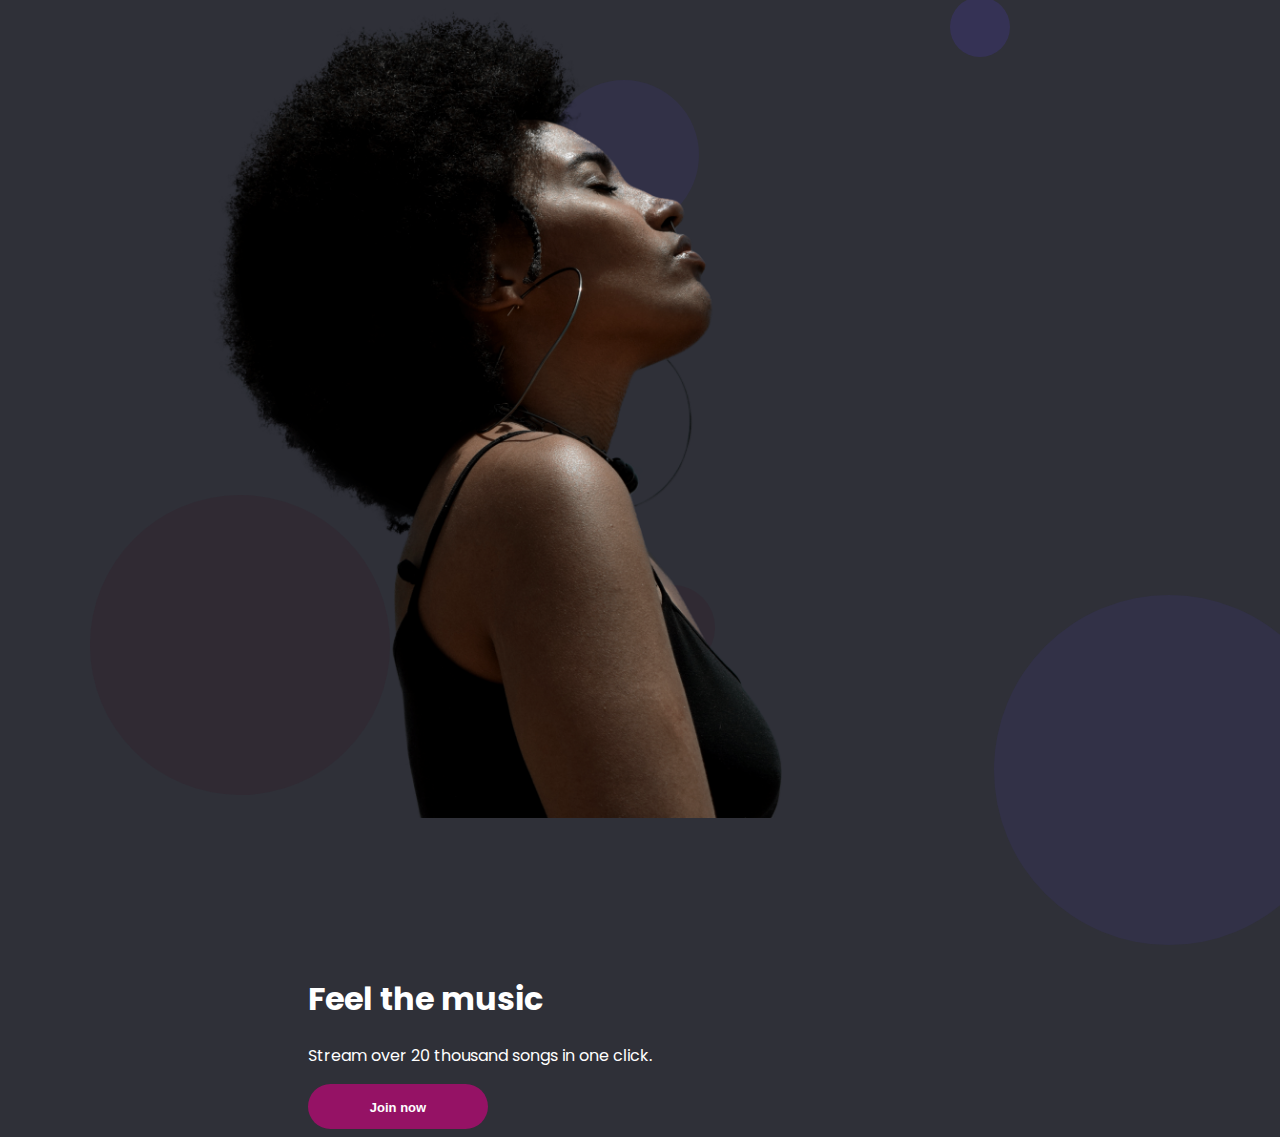
<file: index.html>
<!DOCTYPE html>
<html lang="en">
<head>
    <meta charset="UTF-8">
    <meta name="viewport" content="width=device-width, initial-scale=1.0">
    <title>Acceuil</title>
    <link rel="stylesheet" href="../styles/home.css">
    <link rel="stylesheet" href="../styles/style.css">
    <script src="https://code.jquery.com/jquery-3.5.1.js" integrity="sha256-QWo7LDvxbWT2tbbQ97B53yJnYU3WhH/C8ycbRAkjPDc=" crossorigin="anonymous"></script>
</head>
<body>

    <div class="bulle1"></div>
    <div class="bulle2"></div>
    <div class="bulle3"></div>
    <div class="bulle4"></div>
    <div class="bulle5"></div>
   

    <div id="header"></div>


    <section>
    
        <div class="pic"><img src="../images/landing-page-girl 1.png">
        </div>
        <div class="text">
            <h1>Feel the music</h1>
            <p>Stream over 20 thousand songs in one click.</p>
            <button><a href="../pages/comments.html">Join now</a></button>
        </div>
    </section>
    
    <script src="./script.js"></script>
</body>

</html>
</file>
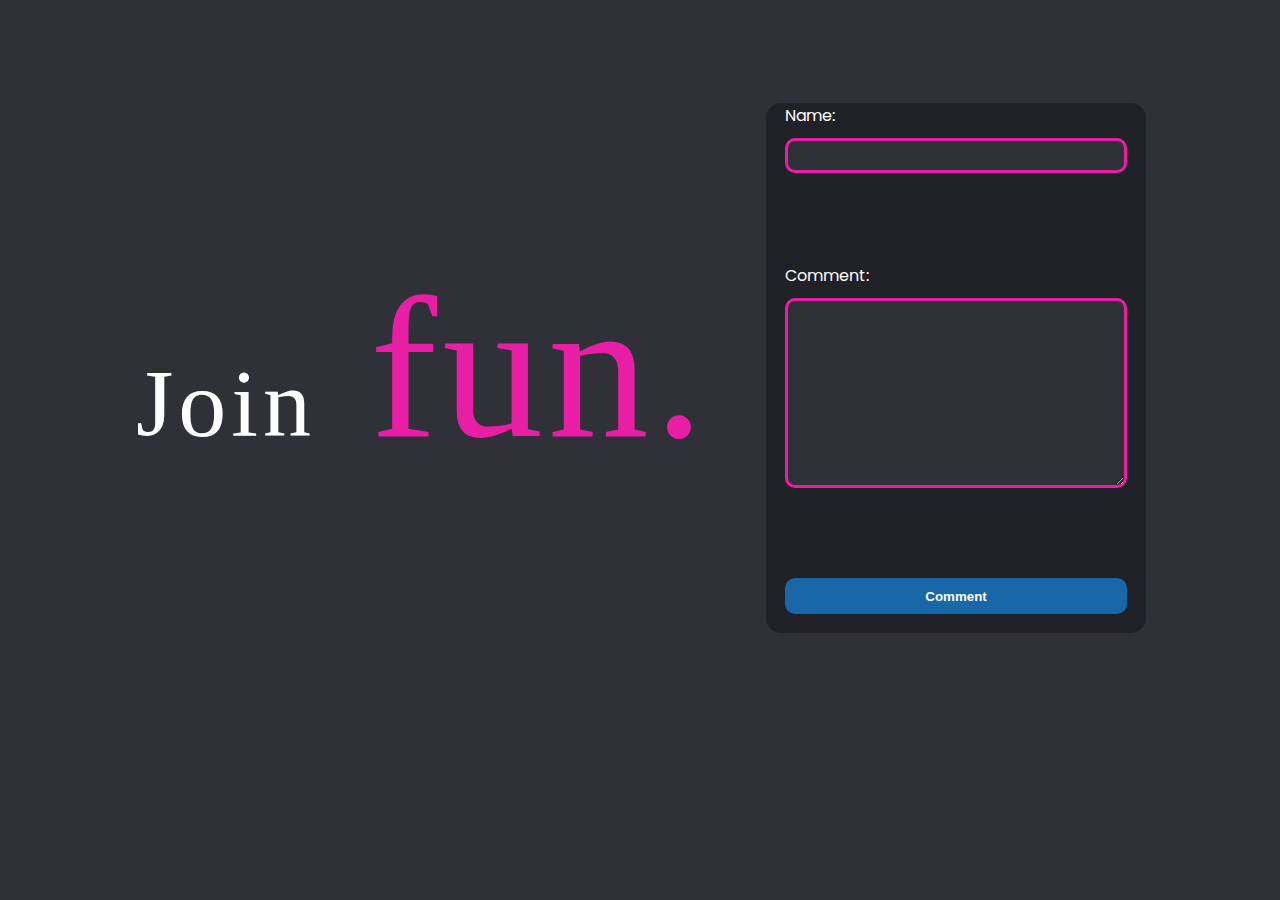
<file: comments.html>
<!DOCTYPE html>
<html lang="en">
<head>
    <meta charset="UTF-8">
    <meta name="viewport" content="width=device-width, initial-scale=1.0">
    <title>Comments</title>
    <link rel="stylesheet" href="./comments.css">
    <script src="https://code.jquery.com/jquery-3.5.1.js" integrity="sha256-QWo7LDvxbWT2tbbQ97B53yJnYU3WhH/C8ycbRAkjPDc=" crossorigin="anonymous"></script>
</head>
<body>

    <div id="header"></div>

    <div>
        <section class="leftxt">
            <p>Join <span>fun.</span></p>
        </section>

        <section class="rightform">
            <form>

                <span>
                    <label for="text">Name:</label>
                    <input type="text">
                </span>
                
                <span>
                    <label for="textarea">Comment:</label>
                    <textarea placeholder="Saisissez vos commentaires">
                    </textarea>
                </span>

                <button type="submit">Comment</button>
            </form>
        </section>
    </div>

    <div id="footer"></div>
    
    <script src="./script.js"></script>
</body>
</html>
</file>
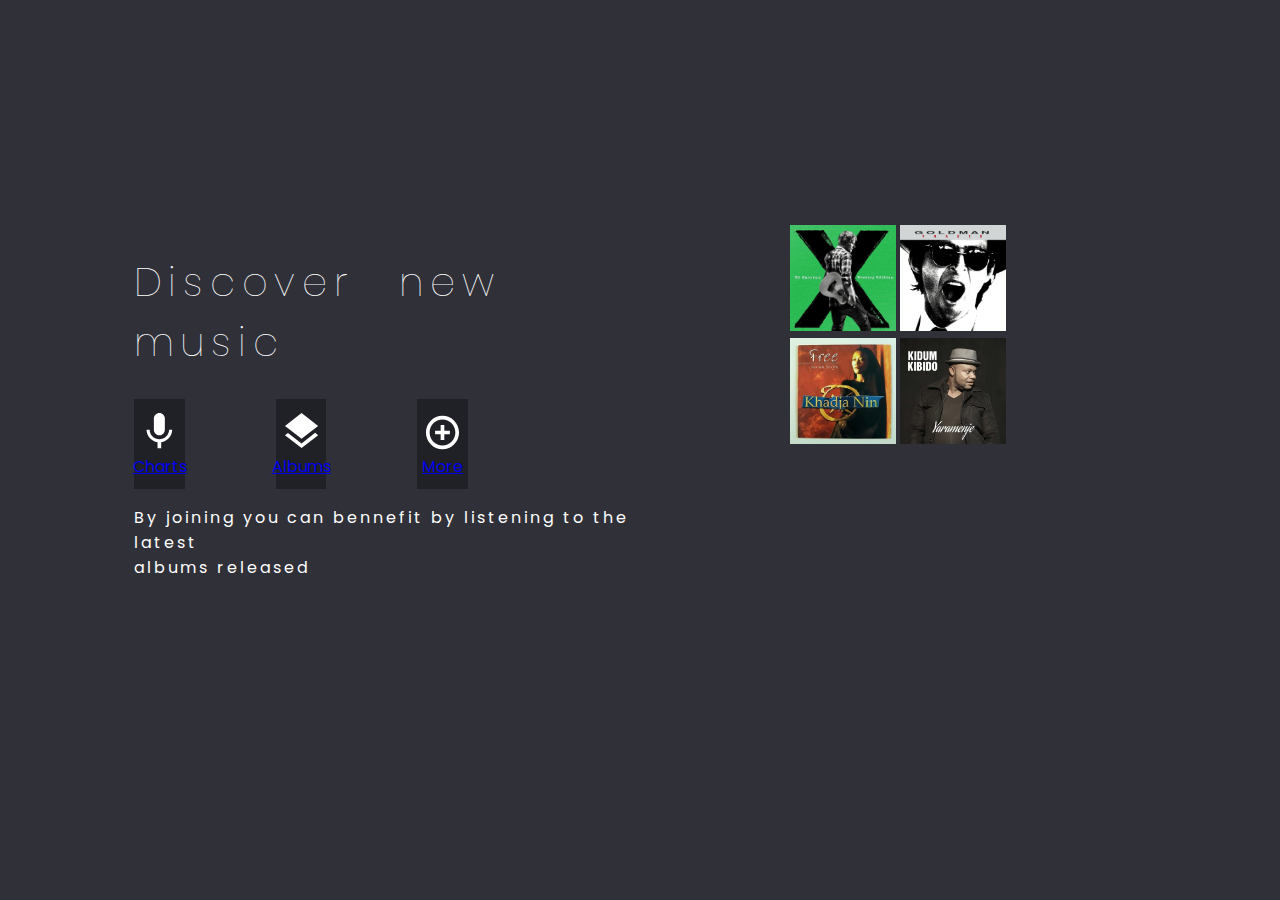
<file: discover.html>
<!DOCTYPE html>
<html lang="en">
<head>
    <meta charset="UTF-8">
    <meta name="viewport" content="width=device-width, initial-scale=1.0">
    <title>Discover</title>
    <script src="https://code.jquery.com/jquery-3.5.1.js" integrity="sha256-QWo7LDvxbWT2tbbQ97B53yJnYU3WhH/C8ycbRAkjPDc=" crossorigin="anonymous"></script>
    <link rel="stylesheet" href="./discover.css">
</head>
<body>
    <div id="header"></div>


    <div class="container">

        <section class="leftside">

            <h1>Discover new music</h1>

            <div>
                <a href="#"><img src="./images/charts.svg">Charts</a>
                <a href="#"><img src="./images/albums.svg">Albums</a>
                <a href="#"><img src="./images/more.svg">More</a>
            </div>

            <p>By joining you can bennefit by listening to the latest <br> albums released</p>

        </section>

        <section class="rightside">
            <span>
                <img src="./images/ed sheeran.jpg" class="position1">
                <img src="./images/goldman.jpg" class="position2">
            </span>

            <span>
                <img src="./images/khadjanin.jpg" class="position3">
                <img src="./images/Kidum16.jpg" class="position4">
            </span>
            
        </section>

    </div>



    <div id="footer"></div>

    <script src="script.js"></script>
</body>
</html>
</file>
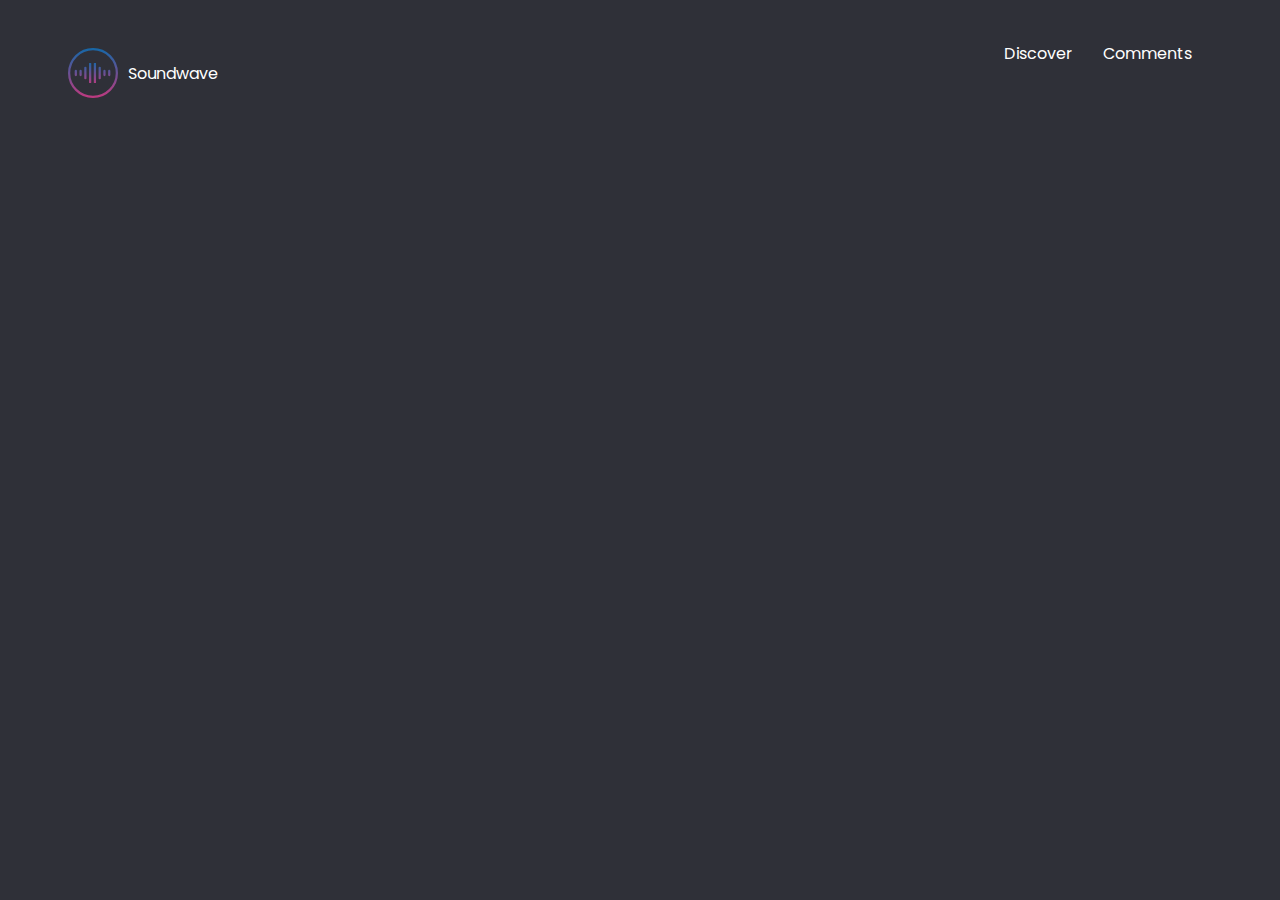
<file: header.html>
<!DOCTYPE html>
<html lang="en">
<head>
    <meta charset="UTF-8">
    <meta name="viewport" content="width=device-width, initial-scale=1.0">
    <title>Header</title>
    <link rel="stylesheet" href="./header.css">
</head>
<body>
    <header>
        <div class="logo">
            <img src="./images/logo-soundwave.svg">
            <span>Soundwave</span>
        </div>
        
        <ul>
            <li><a href="discover.html">Discover</a></li>
            <li><a href="comments.html">Comments</a></li>
        </ul>
       
    </header>
</body>
</html>
</file>
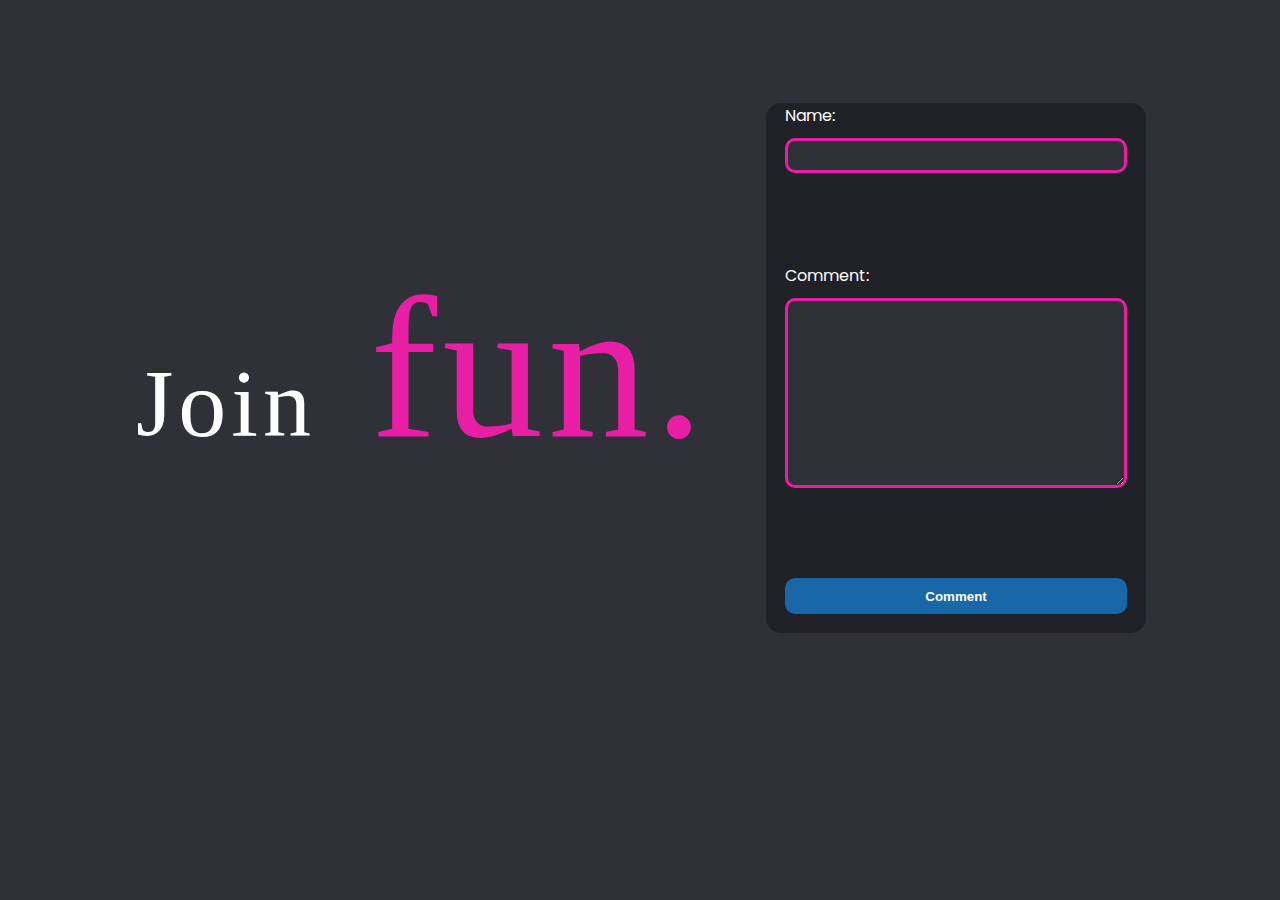
<file: pages/comments.html>
<!DOCTYPE html>
<html lang="en">
<head>
    <meta charset="UTF-8">
    <meta name="viewport" content="width=device-width, initial-scale=1.0">
    <title>Comments</title>
    <link rel="stylesheet" href="../styles/comments.css">
    <link rel="stylesheet" href="../styles/style.css">
    <script src="https://code.jquery.com/jquery-3.5.1.js" integrity="sha256-QWo7LDvxbWT2tbbQ97B53yJnYU3WhH/C8ycbRAkjPDc=" crossorigin="anonymous"></script>
</head>
<body>

    <div id="header"></div>

    <div>
        <section class="leftxt">
            <p>Join <span>fun.</span></p>
        </section>

        <section class="rightform">
            <form>

                <span>
                    <label for="text">Name:</label>
                    <input type="text">
                </span>
                
                <span>
                    <label for="textarea">Comment:</label>
                    <textarea placeholder="Saisissez vos commentaires">
                    </textarea>
                </span>

                <button type="submit">Comment</button>
            </form>
        </section>
    </div>

    <div id="footer"></div>
    
    <script src="../script.js"></script>
</body>
</html>
</file>
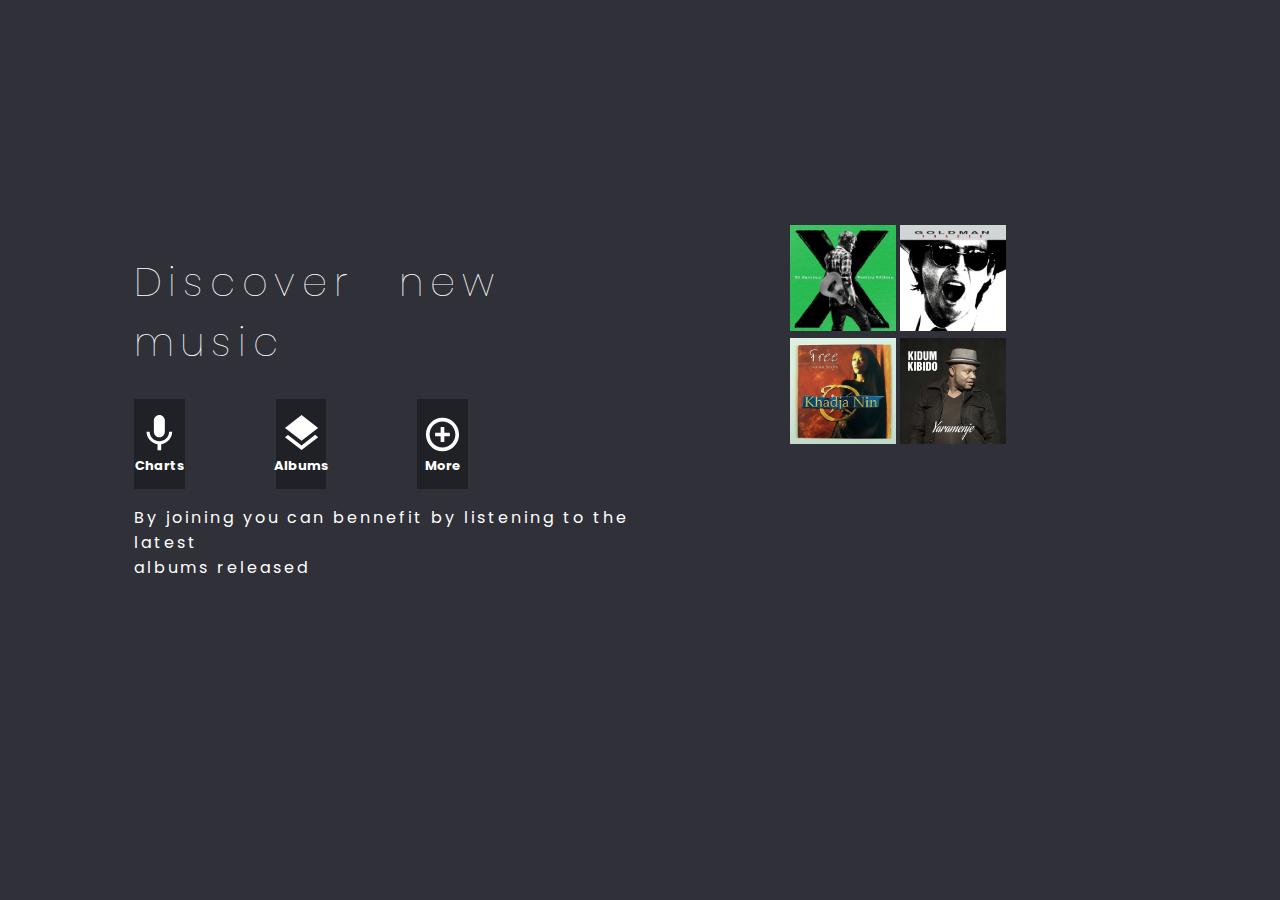
<file: pages/discover.html>
<!DOCTYPE html>
<html lang="en">
<head>
    <meta charset="UTF-8">
    <meta name="viewport" content="width=device-width, initial-scale=1.0">
    <title>Discover</title>
    <script src="https://code.jquery.com/jquery-3.5.1.js" integrity="sha256-QWo7LDvxbWT2tbbQ97B53yJnYU3WhH/C8ycbRAkjPDc=" crossorigin="anonymous"></script>
    <link rel="stylesheet" href="../styles/discover.css">
    <link rel="stylesheet" href="../styles/style.css">
</head>
<body>
    <div id="header"></div>


    <div class="container">

        <section class="leftside">

            <h1>Discover new music</h1>

            <div>
                <a href="#"><img src="../images/charts.svg">Charts</a>
                <a href="#"><img src="../images/albums.svg">Albums</a>
                <a href="#"><img src="../images/more.svg">More</a>
            </div>

            <p>By joining you can bennefit by listening to the latest <br> albums released</p>

        </section>

        <section class="rightside">
            <span>
                <img src="../images/ed sheeran.jpg" class="position1">
                <img src="../images/goldman.jpg" class="position2">
            </span>

            <span>
                <img src="../images/khadjanin.jpg" class="position3">
                <img src="../images/Kidum16.jpg" class="position4">
            </span>
            
        </section>

    </div>



    <div id="footer"></div>

    <script src="../script.js"></script>
</body>
</html>
</file>
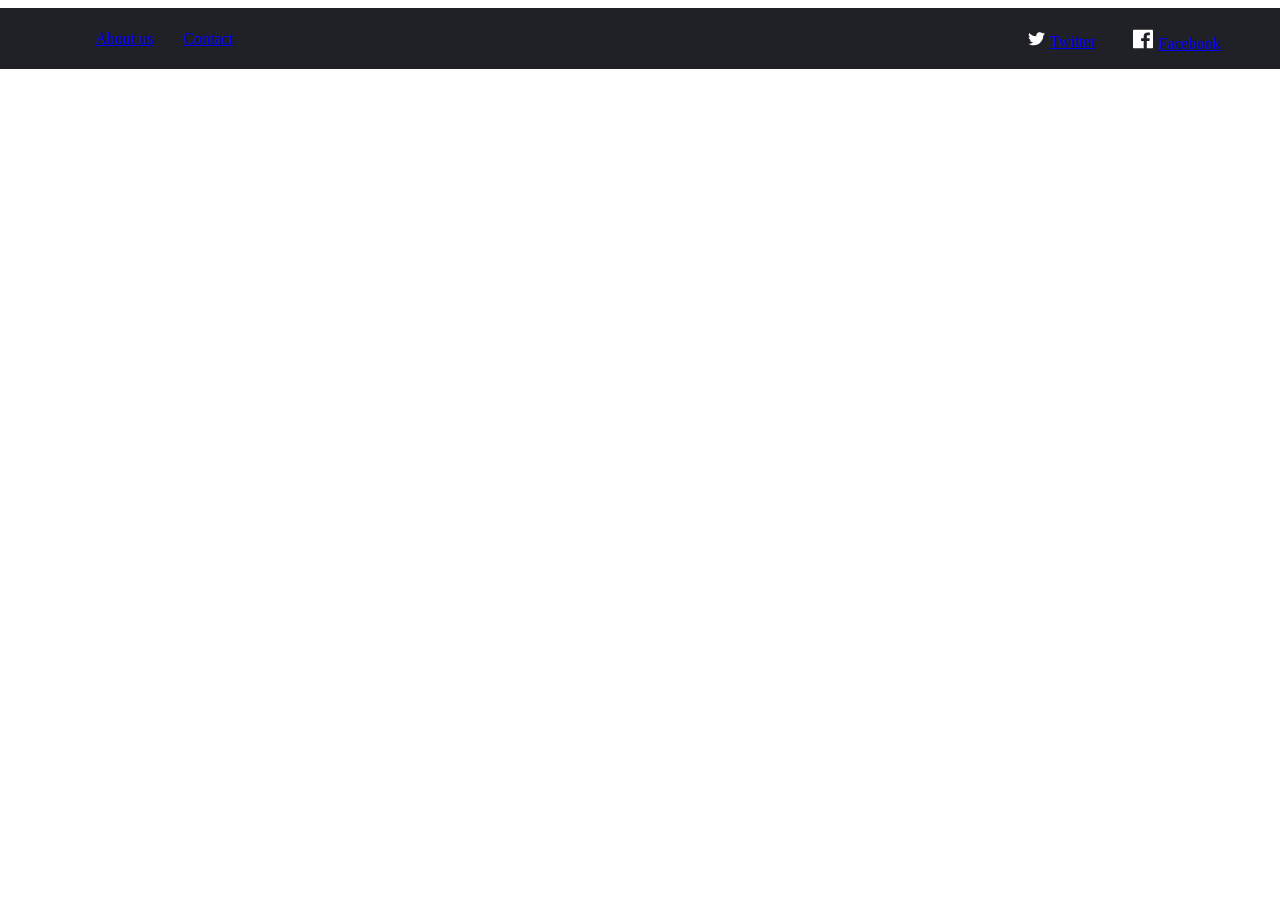
<file: pages/footer.html>
<!DOCTYPE html>
<html lang="en">
<head>
    <meta charset="UTF-8">
    <meta name="viewport" content="width=device-width, initial-scale=1.0">
    <title>Footer</title>
    <link rel="stylesheet" href="../styles/footer.css">

</head>
<body>
    <footer>
        <ul class="link">
            <li><a href="./discover.html">About us</a></li>
            <li><a href="./comments.html">Contact</a></li>
        </ul>
        <ul class="socialNet">
            <li><a href="#"><img src="../images/twitter.svg">Twitter</a></li>
            <li><a href="#"><img src="../images/facebook.svg">Facebook</a></li>
        </ul>
    </footer>
</body>
</html>
</file>
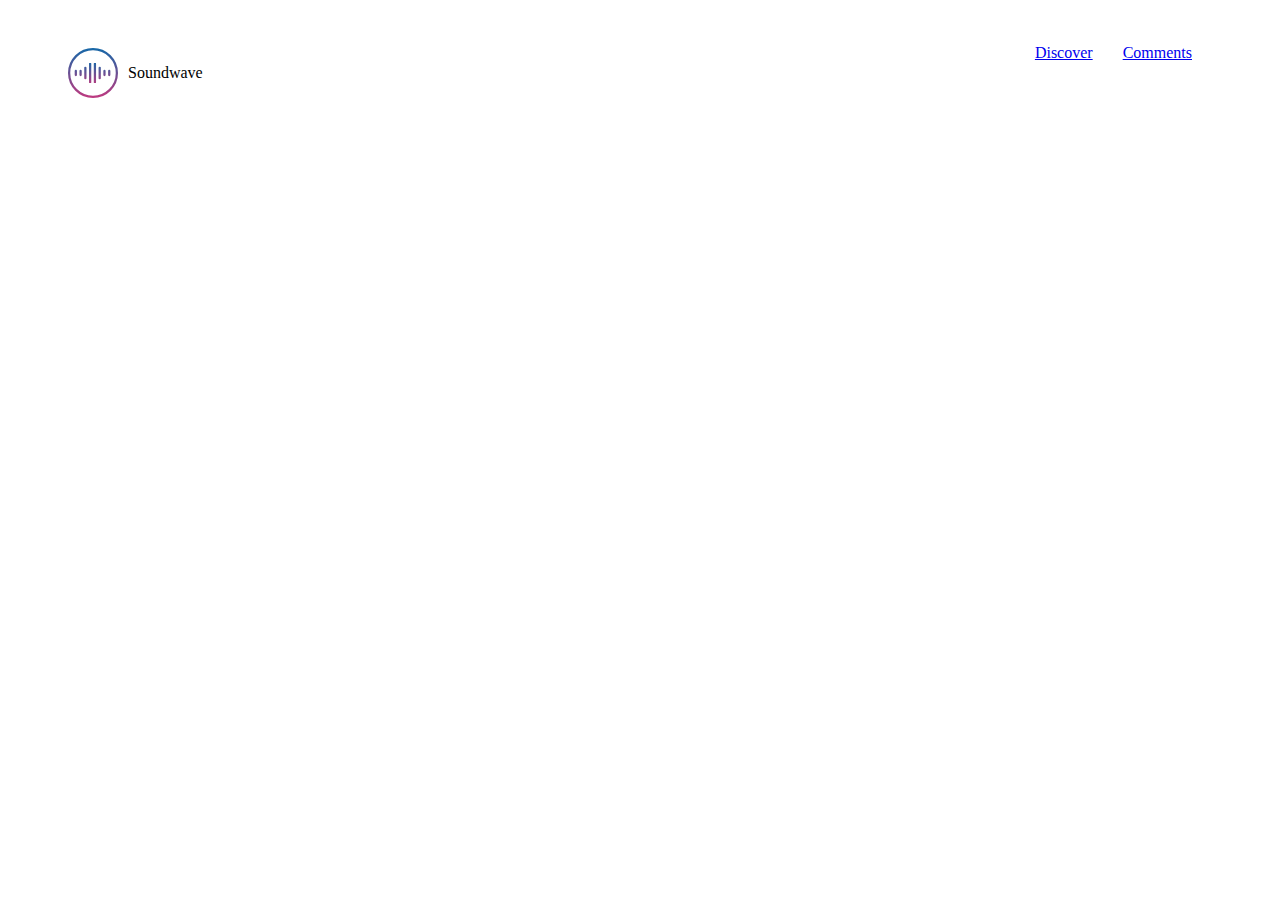
<file: pages/header.html>
<!DOCTYPE html>
<html lang="en">
<head>
    <meta charset="UTF-8">
    <meta name="viewport" content="width=device-width, initial-scale=1.0">
    <title>Header</title>
    <link rel="stylesheet" href="../styles/header.css">
</head>
<body>
    <header>
        <div class="logo">
            <img src="../images/logo-soundwave.svg">
            <span>Soundwave</span>
        </div>
        
        <ul>
            <li><a href="discover.html">Discover</a></li>
            <li><a href="comments.html">Comments</a></li>
        </ul>
       
    </header>
</body>
</html>
</file>
<file: styles/home.css>
/* Style section avec 2 div .pic et .text */
section{
    display: flex;
    justify-content: stretch;
    flex-wrap: wrap;
    margin: 0 200px;

}

/* reduction de la taille de la photo principale pour enlever le scrolling  > le probleme reste*/

div.pic img{
    max-width: 50vw;
    max-height: 90vh;
}
/* Style de la div conteneur du h1, du p et du button */
div.text{
    display: flex;
    flex-direction: column;
    justify-content: start;
    align-items: start;
    flex-wrap: wrap;
    margin-left: 100px;  
}

h1{
    margin-top: 150px;
    margin-bottom: 20px;
}

p{
    margin-top: 0px;
}

button{
    width: 20vh;
    height: 5vh;
    background-color: #951265;
    border-radius: 25px;
    font-size: 15px;
    border-style: none;
}
/* Les bulles en arriere plan avec z-index à -1 pour passer en arriere plan */
.bulle1{
    width: 60px;
    aspect-ratio: 1;
    border-radius: 50%;    
    background-color: rgba(79, 60, 204, 0.2);
    position: absolute;
    top: -3px;
    right: 30vh;
    z-index: -1;
}
.bulle2{
    background-color: rgba(50, 39, 48, 0.6);
    width: 300px;
    aspect-ratio: 1;
    border-radius: 50%;
    position: absolute;
    top: 55vh;
    left: 10vh;
    z-index: -1;
}
.bulle3{
    width: 150px;
    aspect-ratio: 1;
    border-radius: 50%;
    background-color: rgba(79, 60, 204, 0.1);
    position: absolute;
    top: 80px;
    left: 61vh;
    z-index: -1;
}
.bulle4{
    width: 85px;
    aspect-ratio: 1;
    border-radius: 50%;
    background-color: rgba(50, 39, 48, 0.6);
    position: absolute;
    top: 65vh;
    left: 70vh;
    z-index: -1;
}
.bulle5{
    width: 350px;
    aspect-ratio: 1;
    border-radius: 50%;
    background-color: rgba(79, 60, 204, 0.1);
    position: absolute;
    bottom: -5vh;
    right: -5%;
    z-index: -1;
}
</file>
<file: styles/style.css>
@import url('https://fonts.googleapis.com/css2?family=Poppins:wght@400;500;600;700;800;900&display=swap');

body{
  font-family: 'Poppins', sans-serif;
  background-color: #2F3038;
  color: white;
}

a{
  color: white;
  font-size: 13px;
  font-weight: bold;
  text-decoration: none;
  text-decoration-line: none;
}
</file>
<file: comments.css>
@import url('https://fonts.googleapis.com/css2?family=Poppins:wght@400;500;600;700;800;900&display=swap');

body{
  font-family: 'Poppins', sans-serif;
  background-color: #2F3038;
  color: white;
}

div:nth-child(2){
    display: flex;
    flex-direction: row;
    justify-content: space-between;
    align-items: center;
    min-height: 80vh;
}

section.leftxt{
    display: flex;
    align-items: center;
    gap: 2vw;
    font-size: 3em;
    min-height: 50vh;
    min-width: 30vw;
    margin-left: 10vw;
}

p{
  font-size: 2em;
  word-spacing: 25px;
  letter-spacing: 5px;
  font-family: fantasy;
}

p span{
    color: rgb(232, 31, 165);
    font-size: 2.1em;
}


section.rightform{
    min-height: 40vh;
    min-width: 30%;
    background-color: #202027;
   margin-right: 10%;
   border-radius: 15px;
}

form{
    display: flex;
    flex-direction: column;
    justify-content: space-between;
    gap: 10vh;
}

form span:nth-child(1){
    display: flex;
    flex-direction: column;
    gap: 10px;
    margin: auto 5%;

}

input{
    border-radius: 10px;
    min-height: 3vh;
    border: 3px solid rgb(232, 31, 165);
    background-color: #2F3038;
}

form span:nth-child(2){
    display: flex;
    flex-direction: column;
    gap: 10px;
    margin: auto 5%;
}

textarea{
    border-radius: 10px;
    min-height: 20vh;
    border: 3px solid rgb(232, 31, 165);
    background-color: #2F3038;
}

button{
    border-radius: 10px;
    max-width: 90%;
    min-height: 4vh;
    margin: auto 5% 5% 5%;
    background-color:  #1867A7;
    color: white;
    font-weight: bold;
    border-style: none;
}
</file>
<file: discover.css>
@import url('https://fonts.googleapis.com/css2?family=Poppins:wght@400;500;600;700;800;900&display=swap');

body{
  font-family: 'Poppins', sans-serif;
  background-color: #2F3038;
  color: white;

  /* border: 5px solid rgb(45, 0, 128); */

}

/* Container principale */

div.container{
  display: flex;
  flex-direction: row;
  justify-content: space-evenly;
  gap: 150px;
  
  margin-top: 25vh;
  /* border: 5px solid green; */
}

/* Premiere section en dessous du header et a gauche */

section.leftside{
  display: flex;
  flex-direction: column;
  justify-content: start;
  min-width: 40%;
  margin-left: 10%;
  /* border: 5px solid rgb(107, 128, 0); */
  /* box-sizing: content-box; */
}

/* le gros titre dans cette section */

h1{
  font-size: 2.5em;
  font-weight: 100;
  word-spacing: 26px;
  letter-spacing: 7px;
}

/* La navigation avec les petites icones */

section.leftside div{
  display: flex;
  flex-direction: row;
  gap: 18%;

  align-content: stretch;
}

/* les liens dans cette navigation au dessus */

section.leftside a{
  display: flex;
  flex-direction: column;
  justify-content: center;
  align-items: center;
  background-color: #202027;
  width: 10%;
  height: 10vh;
}

/* les icones dans la div de navigation */

section.leftside div img{
  width: 45px;
  aspect-ratio: 1;
}

p{
  letter-spacing: 3px;
}


/* la section 2 a droite et directement en dessous du header  */

section.rightside{
  display: flex;
  flex-direction: column;
  /* justify-content:center; */
  /* align-items:start; */
  min-width: 30%;
  /* border: 5px solid rgb(128, 0, 105); */

}


/* les images contenues dans la section rightside */

section.rightside img{
  width: 22%;
  aspect-ratio: 1; 
}

div#footer{
  margin-top: 18vh;
}
/* les images un a un pour la position

img.position1{
  position: relative;
  margin-left: 15%;
  margin-bottom: 26vh;
}

img.position2{
  position: relative;
  margin-left: -1%;
  margin-bottom: 26vh;
}

img.position3{
position: relative;
margin-left: -20%;
margin-bottom: 13vh;
}

img.position4{
  position: relative;
  margin-left: -1%;
  margin-bottom: 13vh;
} */


/* resolution des problemes
1. les photos en position stable 👍
2. le scrolling 
3. taille des sections left et right-side 👍
4. le background des <a> du header 👍
*/
</file>
<file: header.css>
@import url('https://fonts.googleapis.com/css2?family=Poppins:wght@400;500;600;700;800;900&display=swap');

body{
  font-family: 'Poppins', sans-serif;
  background-color: #2F3038;
  color: white;
}

header{
    display: flex;
    flex-direction: row;
    flex-wrap: wrap;
    justify-content: space-between;
   
    
}
div.logo{
    display: flex;
    flex-direction: row;
    justify-content: center;
    align-items: center;
    flex-wrap: wrap;
    padding-top: 40px;
    padding-left: 60px;


}
div.logo img:first-child{
    width: 50px;
    margin-right: 10px;
}

ul{
    display: flex;
    flex-direction: row;
    justify-content: space-between;
    align-items: center;
    flex-wrap: wrap;
    list-style: none;
    margin-right: 80px;
    gap: 30px;
}
a{
    color: white;
    font-size: 1em;
    text-decoration: none;
    text-decoration-line: none;
}
</file>
<file: styles/comments.css>
div:nth-child(2){
    display: flex;
    flex-direction: row;
    justify-content: space-between;
    align-items: center;
    min-height: 80vh;
}

section.leftxt{
    display: flex;
    align-items: center;
    gap: 2vw;
    font-size: 3em;
    min-height: 50vh;
    min-width: 30vw;
    margin-left: 10vw;
}

p{
  font-size: 2em;
  word-spacing: 25px;
  letter-spacing: 5px;
  font-family: fantasy;
}

p span{
    color: rgb(232, 31, 165);
    font-size: 2.1em;
}


section.rightform{
    min-height: 40vh;
    min-width: 30%;
    background-color: #202027;
   margin-right: 10%;
   border-radius: 15px;
}

form{
    display: flex;
    flex-direction: column;
    justify-content: space-between;
    gap: 10vh;
}

form span:nth-child(1){
    display: flex;
    flex-direction: column;
    gap: 10px;
    margin: auto 5%;

}

input{
    border-radius: 10px;
    min-height: 3vh;
    border: 3px solid rgb(232, 31, 165);
    background-color: #2F3038;
}

form span:nth-child(2){
    display: flex;
    flex-direction: column;
    gap: 10px;
    margin: auto 5%;
}

textarea{
    border-radius: 10px;
    min-height: 20vh;
    border: 3px solid rgb(232, 31, 165);
    background-color: #2F3038;
}

button{
    border-radius: 10px;
    max-width: 90%;
    min-height: 4vh;
    margin: auto 5% 5% 5%;
    background-color:  #1867A7;
    color: white;
    font-weight: bold;
    border-style: none;
}
</file>
<file: styles/discover.css>
/* Container principale */

div.container{
  display: flex;
  flex-direction: row;
  justify-content: space-evenly;
  gap: 150px;
  
  margin-top: 25vh;
  /* border: 5px solid green; */
}

/* Premiere section en dessous du header et a gauche */

section.leftside{
  display: flex;
  flex-direction: column;
  justify-content: start;
  min-width: 40%;
  margin-left: 10%;
  /* border: 5px solid rgb(107, 128, 0); */
  /* box-sizing: content-box; */
}

/* le gros titre dans cette section */

h1{
  font-size: 2.5em;
  font-weight: 100;
  word-spacing: 26px;
  letter-spacing: 7px;
}

/* La navigation avec les petites icones */

section.leftside div{
  display: flex;
  flex-direction: row;
  gap: 18%;

  align-content: stretch;
}

/* les liens dans cette navigation au dessus */

section.leftside a{
  display: flex;
  flex-direction: column;
  justify-content: center;
  align-items: center;
  background-color: #202027;
  width: 10%;
  height: 10vh;
}

/* les icones dans la div de navigation */

section.leftside div img{
  width: 45px;
  aspect-ratio: 1;
}

p{
  letter-spacing: 3px;
}


/* la section 2 a droite et directement en dessous du header  */

section.rightside{
  display: flex;
  flex-direction: column;
  /* justify-content:center; */
  /* align-items:start; */
  min-width: 30%;
  /* border: 5px solid rgb(128, 0, 105); */

}


/* les images contenues dans la section rightside */

section.rightside img{
  width: 22%;
  aspect-ratio: 1; 
}

div#footer{
  margin-top: 18vh;
}
/* les images un a un pour la position

img.position1{
  position: relative;
  margin-left: 15%;
  margin-bottom: 26vh;
}

img.position2{
  position: relative;
  margin-left: -1%;
  margin-bottom: 26vh;
}

img.position3{
position: relative;
margin-left: -20%;
margin-bottom: 13vh;
}

img.position4{
  position: relative;
  margin-left: -1%;
  margin-bottom: 13vh;
} */


/* resolution des problemes
1. les photos en position stable 👍
2. le scrolling 
3. taille des sections left et right-side 👍
4. le background des <a> du header 👍
*/
</file>
<file: styles/footer.css>
footer{
    display: flex;
    flex-direction: row;
    justify-content: space-between; 
    margin: auto -1%;
    background-color: #202027;
}

ul.link{
    display: flex;
    flex-direction: row;
    justify-content: center;
    gap: 30px;
    align-items: center;
    list-style: none;
    margin-left: 60px;
}

ul.socialNet{
    display: flex;
    flex-direction: row;
    justify-content: center;
    align-items: center;
    list-style: none;
    gap: 30px;
    margin-right: 60px;
}

ul.socialNet img{
    /* margin-right: 10px; */
    width: 22%;
    aspect-ratio: 1;
    margin-right: 5px;
    margin-top: 5px;

}
</file>
<file: styles/header.css>
header{
    display: flex;
    flex-direction: row;
    flex-wrap: wrap;
    justify-content: space-between;  
}

div.logo{
    display: flex;
    flex-direction: row;
    justify-content: center;
    align-items: center;
    flex-wrap: wrap;
    padding-top: 40px;
    padding-left: 60px;
}

div.logo img:first-child{
    width: 50px;
    margin-right: 10px;
}

ul{
    display: flex;
    flex-direction: row;
    justify-content: space-between;
    align-items: center;
    flex-wrap: wrap;
    list-style: none;
    margin-right: 80px;
    gap: 30px;
}
</file>
